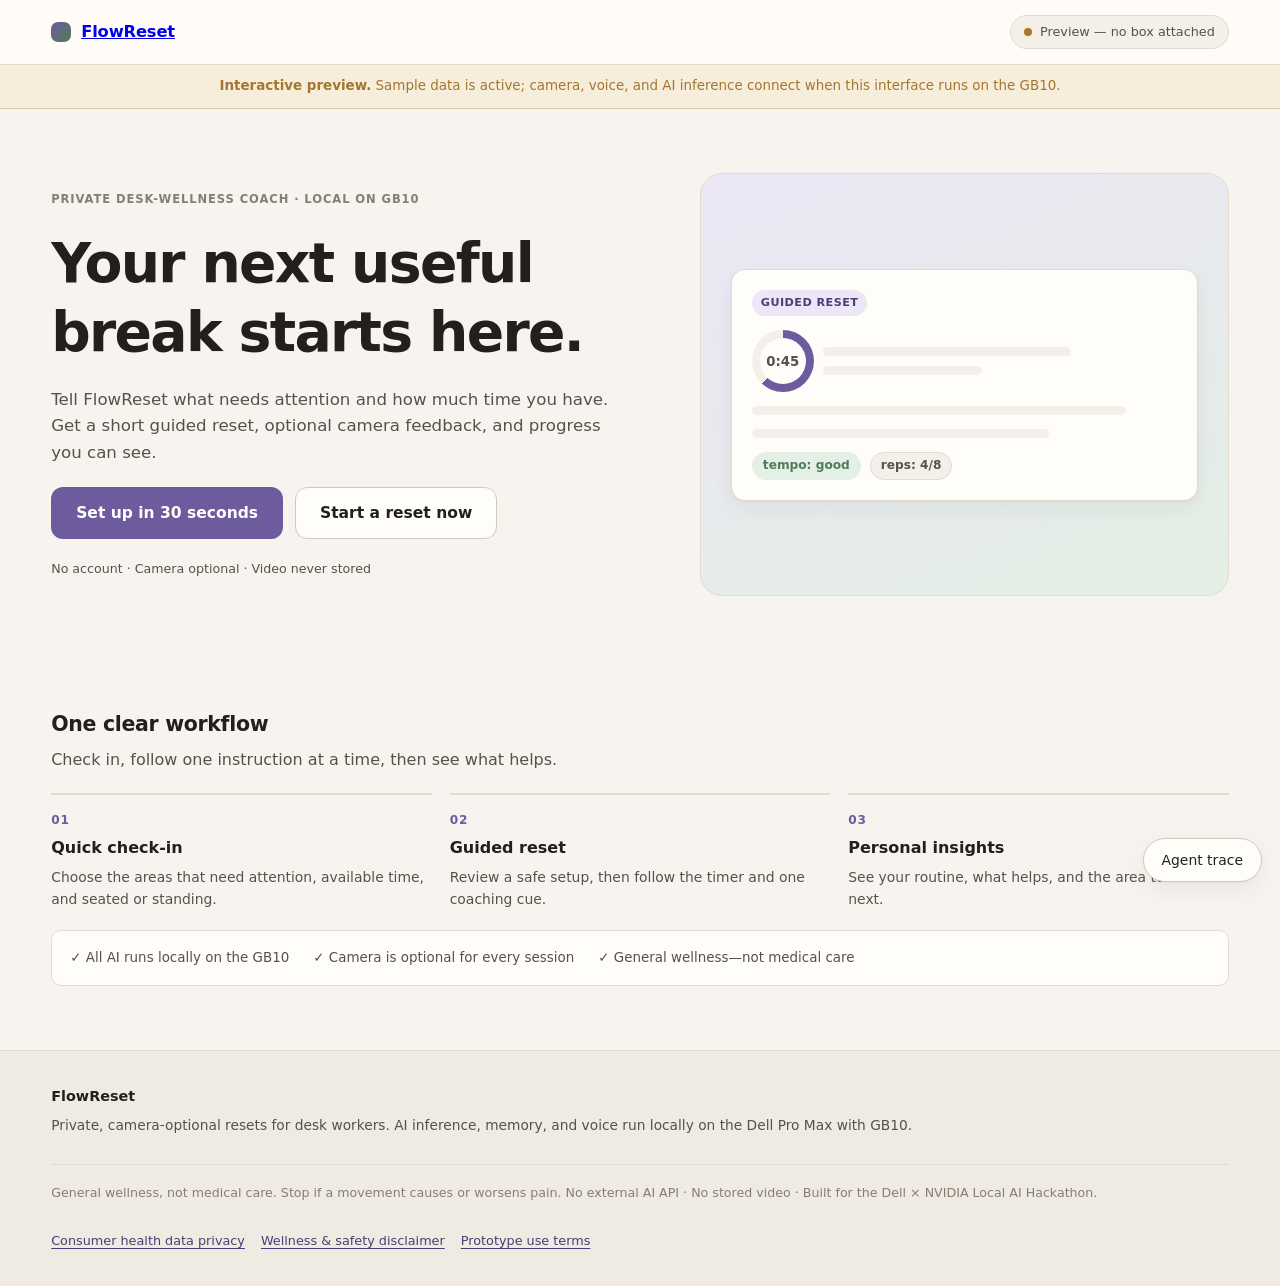
<file: ui/index.html>
<!doctype html>
<!-- FlowReset UI — lane 3.
     Pure renderer of `state` + `coach` messages from ws://<box>:8000/ws.
     No build step on purpose: the box shouldn't need node to serve this. -->
<html lang="en">
  <head>
    <meta charset="utf-8" />
    <meta name="viewport" content="width=device-width, initial-scale=1" />
    <title>FlowReset</title>
    <link rel="stylesheet" href="/ui/styles.css" />
    <link
      rel="icon"
      href="data:image/svg+xml,<svg xmlns='http://www.w3.org/2000/svg' viewBox='0 0 32 32'><text y='26' font-size='26'>🌿</text></svg>"
    />
  </head>
  <body>
    <div class="shell">
      <header class="topbar">
        <div class="topbar-inner">
          <a class="brand" href="#" id="brandHome">
            <span class="mark" aria-hidden="true"></span>
            <span class="wordmark">FlowReset</span>
          </a>

          <nav class="nav" id="nav" aria-label="Main"></nav>

          <div class="topbar-actions">
            <button class="settings-shortcut" id="settingsShortcut" type="button" aria-label="Open settings">
              Settings
            </button>
            <div class="status" id="localBadge" title="Where inference runs">
              <span class="dot" data-state="pending"></span>
              <span class="status-text">Checking local AI…</span>
            </div>
          </div>
        </div>
      </header>

      <main id="app" class="app" tabindex="-1"></main>

      <footer class="site-footer">
        <div class="inner">
          <div>
            <strong>FlowReset</strong>
            Private, camera-optional resets for desk workers. AI inference, memory,
            and voice run locally on the Dell Pro Max with GB10.
          </div>
          <p class="legal">
            General wellness, not medical care. Stop if a movement causes or worsens pain.
            No external AI API · No stored video · Built for the Dell × NVIDIA Local AI Hackathon.
          </p>
          <div class="footer-links" aria-label="Privacy and safety information">
            <button type="button" id="privacyShortcut">Consumer health data privacy</button>
            <button type="button" id="safetyShortcut">Wellness &amp; safety disclaimer</button>
            <button type="button" id="termsShortcut">Prototype use terms</button>
          </div>
        </div>
      </footer>

      <aside class="trace" id="trace" hidden aria-label="Local agent trace">
        <div class="trace-head">
          <strong>Local agent trace</strong>
          <button class="ghost" id="traceClose" aria-label="Hide trace">✕</button>
        </div>
        <p class="trace-sub">
          Every step below ran on this machine. Tool calls are real, not replayed.
        </p>
        <ol class="trace-list" id="traceList"></ol>
      </aside>

      <div class="toast-region" id="toastRegion" aria-live="polite" aria-atomic="true"></div>
    </div>

    <button class="trace-toggle" id="traceToggle" aria-expanded="false">
      Agent trace
    </button>

    <script type="module" src="/ui/app.js"></script>
  </body>
</html>
</file>
<file: ui/styles.css>
/* FlowReset — calm, warm, premium.
   Deliberately not hospital blue and not gym neon. Big controls, generous
   line height, reduced-motion respected, and nothing that reads as a score. */

:root {
  color-scheme: light dark;

  --bg: #f7f4ef;
  --bg-sunk: #efeae2;
  --surface: #fffdfa;
  --surface-2: #f4f0e9;
  --line: #e2dbd0;
  --line-strong: #d2c9ba;

  --ink: #22201d;
  --ink-2: #56514a;
  --ink-3: #857e74;

  --accent: #6d5b9e;
  --accent-soft: #ece7f6;
  --accent-ink: #4b3d75;

  --green: #4f7d5a;
  --green-soft: #e4efe5;
  --amber: #a4762f;
  --amber-soft: #f6edda;
  --rose: #9c5545;
  --rose-soft: #f7e7e2;

  --page: 1320px;
  --gutter: clamp(20px, 4vw, 56px);
  --radius: 16px;
  --radius-sm: 10px;
  --shadow: 0 1px 2px rgba(40, 34, 26, 0.05), 0 8px 24px rgba(40, 34, 26, 0.06);
  --font: "Inter", ui-sans-serif, system-ui, -apple-system, "Segoe UI", sans-serif;
}

@media (prefers-color-scheme: dark) {
  :root {
    --bg: #17161a;
    --bg-sunk: #121115;
    --surface: #201f24;
    --surface-2: #26252b;
    --line: #33313a;
    --line-strong: #443f4d;

    --ink: #f0ece6;
    --ink-2: #b9b3ab;
    --ink-3: #8a8379;

    --accent: #a996de;
    --accent-soft: #2b2740;
    --accent-ink: #c9bcf0;

    --green: #8fc09b;
    --green-soft: #1f2d23;
    --amber: #d8b071;
    --amber-soft: #2e2718;
    --rose: #d99a89;
    --rose-soft: #31211e;

    --shadow: 0 1px 2px rgba(0, 0, 0, 0.4), 0 10px 30px rgba(0, 0, 0, 0.3);
  }
}

* { box-sizing: border-box; }

body {
  margin: 0;
  font-family: var(--font);
  background: var(--bg);
  color: var(--ink);
  font-size: 16px;
  line-height: 1.6;
  -webkit-font-smoothing: antialiased;
}

h1, h2, h3 { line-height: 1.25; letter-spacing: -0.015em; margin: 0; }
h1 { font-size: clamp(1.7rem, 3.4vw, 2.4rem); font-weight: 620; }
h2 { font-size: 1.28rem; font-weight: 600; }
h3 { font-size: 1.02rem; font-weight: 600; }
p { margin: 0; }

button { font: inherit; cursor: pointer; }
:focus-visible { outline: 2.5px solid var(--accent); outline-offset: 3px; border-radius: 6px; }
/* #app is focused programmatically after each screen change so screen readers
   land on the new content; it should not draw a ring around the whole page. */
#app:focus, #app:focus-visible { outline: none; }

/* ─────────────────────────── layout ─────────────────────────── */

.shell { min-height: 100vh; display: flex; flex-direction: column; }

.topbar {
  border-bottom: 1px solid var(--line);
  background: color-mix(in srgb, var(--surface) 82%, transparent);
  backdrop-filter: blur(10px);
  position: sticky; top: 0; z-index: 20;
}
.topbar-inner {
  max-width: var(--page); margin: 0 auto;
  padding: 15px var(--gutter);
  display: flex; align-items: center; gap: 24px; flex-wrap: wrap;
}

.brand { display: flex; align-items: center; gap: 10px; font-weight: 640; letter-spacing: -0.01em; }
.mark {
  width: 20px; height: 20px; border-radius: 7px;
  background: linear-gradient(140deg, var(--accent), var(--green));
}
.wordmark { font-size: 1.02rem; }

.nav { display: flex; gap: 2px; margin-left: 8px; flex-wrap: wrap; }
.nav button {
  border: 0; background: transparent; color: var(--ink-2);
  padding: 7px 13px; border-radius: 999px; font-size: 0.9rem; font-weight: 500;
}
.nav button:hover { background: var(--surface-2); color: var(--ink); }
.nav button[aria-current="page"] { background: var(--accent-soft); color: var(--accent-ink); font-weight: 570; }
.nav button:disabled { opacity: 0.42; cursor: not-allowed; background: transparent; }

.topbar-actions { margin-left: auto; display: flex; align-items: center; gap: 10px; }
.settings-shortcut {
  border: 0; background: transparent; color: var(--ink-2);
  padding: 7px 12px; border-radius: 999px; font-size: 0.86rem;
}
.settings-shortcut:hover,
.settings-shortcut[aria-current="page"] { background: var(--surface-2); color: var(--ink); }
.settings-shortcut:disabled { opacity: 0.42; cursor: not-allowed; }
.settings-title { justify-content: space-between; }

.status {
  display: flex; align-items: center; gap: 8px;
  font-size: 0.8rem; color: var(--ink-2);
  background: var(--surface-2); border: 1px solid var(--line);
  padding: 6px 13px; border-radius: 999px; white-space: nowrap;
}
.dot { width: 8px; height: 8px; border-radius: 50%; background: var(--ink-3); flex: none; }
.dot[data-state="ok"] { background: var(--green); box-shadow: 0 0 0 3px var(--green-soft); }
.dot[data-state="warn"] { background: var(--amber); box-shadow: 0 0 0 3px var(--amber-soft); }
.dot[data-state="bad"] { background: var(--rose); box-shadow: 0 0 0 3px var(--rose-soft); }

.app {
  flex: 1; width: 100%; max-width: var(--page); margin: 0 auto;
  padding: clamp(28px, 3vw, 56px) var(--gutter) 96px;
}

/* Desktop-website scaffolding: full-bleed bands, a contained measure inside
   each, and a footer. Screens opt into `.section` / `.band` rather than every
   view re-inventing its own width. */

.app.bleed { padding: 0 var(--gutter) 0; max-width: var(--page); }
.app.bleed > div > .section { padding-inline: 0; }

.band { width: 100%; }
.band.sunk { background: var(--bg-sunk); border-block: 1px solid var(--line); }
.section { max-width: var(--page); margin: 0 auto; padding: clamp(40px, 5vw, 76px) var(--gutter); }
.measure { max-width: 68ch; }

.cols-2 { grid-template-columns: repeat(2, minmax(0, 1fr)); }
.cols-3 { grid-template-columns: repeat(3, minmax(0, 1fr)); }
.cols-4 { grid-template-columns: repeat(4, minmax(0, 1fr)); }
@media (max-width: 1080px) { .cols-3, .cols-4 { grid-template-columns: repeat(2, minmax(0, 1fr)); } }
@media (max-width: 720px) { .cols-2, .cols-3, .cols-4 { grid-template-columns: 1fr; } }

.dash-grid { display: grid; gap: 20px; grid-template-columns: minmax(0, 1.35fr) minmax(0, 1fr); align-items: start; }
@media (max-width: 980px) { .dash-grid { grid-template-columns: 1fr; } }

.site-footer {
  border-top: 1px solid var(--line); background: var(--bg-sunk);
  margin-top: auto;
}
.site-footer .inner {
  max-width: var(--page); margin: 0 auto; padding: 34px var(--gutter);
  display: flex; gap: 28px; flex-wrap: wrap; align-items: flex-start;
  color: var(--ink-2); font-size: 0.86rem;
}
.site-footer .inner > * { flex: 1 1 220px; }
.site-footer strong { color: var(--ink); display: block; margin-bottom: 6px; font-size: 0.9rem; }
.site-footer .legal { flex-basis: 100%; border-top: 1px solid var(--line); padding-top: 18px;
                      color: var(--ink-3); font-size: 0.79rem; }
.footer-links { flex-basis: 100%; display: flex; gap: 16px; flex-wrap: wrap; }
.footer-links button {
  border: 0; padding: 0; background: transparent; color: var(--accent-ink);
  text-decoration: underline; text-underline-offset: 3px; font-size: 0.8rem;
}

/* ─────────────────────────── primitives ─────────────────────────── */

.card {
  background: var(--surface); border: 1px solid var(--line);
  border-radius: var(--radius); padding: clamp(18px, 2.6vw, 26px);
  box-shadow: var(--shadow);
}

.stack { display: flex; flex-direction: column; gap: 20px; }
.stack-sm { display: flex; flex-direction: column; gap: 10px; }
.row { display: flex; gap: 12px; align-items: center; flex-wrap: wrap; }
.grid { display: grid; gap: 16px; }
.muted { color: var(--ink-2); }
.small { font-size: 0.87rem; }
.tiny { font-size: 0.79rem; }

.btn {
  border: 1px solid transparent; background: var(--accent); color: #fff;
  padding: 13px 24px; border-radius: 12px; font-weight: 560; font-size: 0.97rem;
  transition: transform 0.12s ease, filter 0.12s ease;
}
.btn:hover { filter: brightness(1.07); }
.btn:active { transform: translateY(1px); }
.btn.secondary { background: var(--surface); color: var(--ink); border-color: var(--line-strong); }
.btn.secondary:hover { background: var(--surface-2); filter: none; }
.btn.subtle { background: transparent; color: var(--ink-2); border-color: transparent; padding: 10px 14px; }
.btn.subtle:hover { background: var(--surface-2); color: var(--ink); }
.btn:disabled { opacity: 0.45; cursor: not-allowed; }
.btn.wide { width: 100%; justify-content: center; }

.ghost { border: 0; background: transparent; color: var(--ink-3); padding: 4px 8px; border-radius: 6px; }
.ghost:hover { background: var(--surface-2); color: var(--ink); }

.chip {
  border: 1px solid var(--line-strong); background: var(--surface);
  color: var(--ink-2); padding: 9px 16px; border-radius: 999px;
  font-size: 0.9rem; font-weight: 500;
}
.chip[aria-pressed="true"] {
  background: var(--accent-soft); border-color: color-mix(in srgb, var(--accent) 45%, transparent);
  color: var(--accent-ink); font-weight: 570;
}

.pill {
  display: inline-flex; align-items: center; gap: 6px;
  font-size: 0.76rem; font-weight: 560; padding: 3px 10px; border-radius: 999px;
  background: var(--surface-2); color: var(--ink-2); border: 1px solid var(--line);
}
.pill.good { background: var(--green-soft); color: var(--green); border-color: transparent; }
.pill.warn { background: var(--amber-soft); color: var(--amber); border-color: transparent; }
.pill.info { background: var(--accent-soft); color: var(--accent-ink); border-color: transparent; }

.eyebrow {
  text-transform: uppercase; letter-spacing: 0.08em;
  font-size: 0.72rem; font-weight: 640; color: var(--ink-3);
}

textarea, input[type="text"], select {
  font: inherit; width: 100%; padding: 14px 16px;
  border: 1px solid var(--line-strong); border-radius: 12px;
  background: var(--surface); color: var(--ink); resize: vertical;
}
textarea::placeholder { color: var(--ink-3); }

/* ─────────────────────────── screens ─────────────────────────── */

.hero-lede { font-size: 1.09rem; color: var(--ink-2); max-width: 60ch; }

/* landing page */

.hero {
  display: grid; grid-template-columns: minmax(0, 1.05fr) minmax(0, 0.95fr);
  gap: clamp(32px, 5vw, 72px); align-items: center;
  padding: clamp(38px, 5vw, 84px) 0 clamp(30px, 4vw, 64px);
}
@media (max-width: 940px) { .hero { grid-template-columns: 1fr; } }

.hero h1 { font-size: clamp(2.1rem, 4.4vw, 3.45rem); font-weight: 600; letter-spacing: -0.03em; }
.hero .lede { font-size: clamp(1.02rem, 1.3vw, 1.19rem); color: var(--ink-2); max-width: 54ch; }

.hero-art {
  position: relative; border-radius: 22px; overflow: hidden;
  background: linear-gradient(155deg, var(--accent-soft), var(--green-soft));
  border: 1px solid var(--line); aspect-ratio: 5 / 4;
  display: grid; place-items: center; padding: 30px;
}
.hero-art .mock {
  width: 100%; background: var(--surface); border: 1px solid var(--line);
  border-radius: 14px; box-shadow: var(--shadow); padding: 20px; display: grid; gap: 14px;
}
.hero-art .mock-row { display: flex; gap: 9px; align-items: center; }
.hero-art .mock-ring {
  width: 62px; height: 62px; border-radius: 50%; flex: none;
  background: conic-gradient(var(--accent) 0 62%, var(--surface-2) 62% 100%);
  display: grid; place-items: center;
}
.hero-art .mock-ring i {
  width: 46px; height: 46px; border-radius: 50%; background: var(--surface);
  display: grid; place-items: center; font-style: normal; font-size: 0.83rem;
  font-weight: 570; color: var(--ink-2);
}
.hero-art .skel { height: 9px; border-radius: 5px; background: var(--surface-2); }
.hero-art .skel.w70 { width: 70%; } .hero-art .skel.w45 { width: 45%; } .hero-art .skel.w88 { width: 88%; }
.hero-art .tag {
  font-size: 0.7rem; font-weight: 620; letter-spacing: 0.04em; text-transform: uppercase;
  color: var(--accent-ink); background: var(--accent-soft); padding: 4px 9px; border-radius: 999px;
}

.feature { display: grid; gap: 9px; }
.feature .ic {
  width: 38px; height: 38px; border-radius: 11px; display: grid; place-items: center;
  background: var(--accent-soft); font-size: 1.1rem; margin-bottom: 3px;
}

.steps-flow { counter-reset: s; display: grid; gap: 18px; }
.steps-flow .step { display: grid; gap: 5px; padding-top: 16px; border-top: 2px solid var(--line); }
.steps-flow .step::before {
  counter-increment: s; content: "0" counter(s);
  font-size: 0.76rem; font-weight: 660; letter-spacing: 0.06em; color: var(--accent);
}

.welcome-trust {
  display: flex; gap: 12px 24px; flex-wrap: wrap;
  padding: 16px 18px; color: var(--ink-2);
  background: var(--surface); border: 1px solid var(--line); border-radius: var(--radius-sm);
  font-size: 0.84rem;
}

.cta-band { display: flex; gap: 24px; align-items: center; justify-content: space-between; flex-wrap: wrap; }

.privacy-list { display: grid; gap: 14px; padding: 0; margin: 0; list-style: none; }
.privacy-list li { display: flex; gap: 13px; align-items: flex-start; }
.privacy-list .ico {
  width: 30px; height: 30px; border-radius: 9px; flex: none;
  display: grid; place-items: center; background: var(--accent-soft); font-size: 0.95rem;
}

.symptom-grid { grid-template-columns: repeat(auto-fit, minmax(190px, 1fr)); }
.symptom {
  position: relative;
  text-align: left; border: 1px solid var(--line); background: var(--surface);
  border-radius: var(--radius); padding: 18px; display: grid; gap: 6px;
  transition: border-color 0.15s ease, transform 0.15s ease;
}
.symptom:hover { border-color: var(--accent); transform: translateY(-2px); }
.symptom[aria-pressed="true"] {
  border-color: var(--accent);
  background: var(--accent-soft);
  box-shadow: 0 0 0 2px color-mix(in srgb, var(--accent) 14%, transparent);
}
.symptom .glyph { font-size: 1.4rem; }
.symptom strong { font-weight: 570; }
.selected-check {
  position: absolute; right: 12px; top: 12px;
  width: 22px; height: 22px; border-radius: 50%;
  display: none; place-items: center;
  background: var(--accent); color: #fff; font-size: 0.75rem; font-weight: 700;
}
.symptom[aria-pressed="true"] .selected-check { display: grid; }

.flow-heading {
  display: flex; align-items: end; justify-content: space-between;
  gap: 24px; flex-wrap: wrap;
}
.privacy-chip {
  display: inline-flex; align-items: center; gap: 8px;
  border: 1px solid var(--line); background: var(--green-soft); color: var(--green);
  padding: 8px 13px; border-radius: 999px; font-size: 0.8rem; font-weight: 560;
}
.privacy-chip span { font-size: 0.65rem; }
.reset-builder {
  display: grid; grid-template-columns: minmax(0, 1.55fr) minmax(300px, 0.75fr);
  gap: 20px; align-items: start;
}
.reset-options { position: sticky; top: 92px; box-shadow: none; }
.flow-step { display: flex; align-items: flex-start; gap: 12px; }
.step-number {
  width: 28px; height: 28px; flex: none; border-radius: 50%;
  display: grid; place-items: center;
  background: var(--accent-soft); color: var(--accent-ink);
  font-size: 0.8rem; font-weight: 680;
}
.flow-step h2 { margin-top: 2px; }
.or {
  display: flex; align-items: center; gap: 12px;
  color: var(--ink-3); font-size: 0.76rem; text-transform: uppercase;
  letter-spacing: 0.06em;
}
.or::before, .or::after { content: ""; height: 1px; flex: 1; background: var(--line); }
.selection-summary {
  display: grid; gap: 4px; padding: 14px 15px;
  background: var(--surface-2); border: 1px solid var(--line);
  border-radius: var(--radius-sm);
}
.trust-row {
  display: flex; gap: 12px 24px; flex-wrap: wrap;
  color: var(--ink-2); font-size: 0.82rem;
}
@media (max-width: 900px) {
  .reset-builder { grid-template-columns: 1fr; }
  .reset-options { position: static; }
}

.option-grid { grid-template-columns: repeat(auto-fit, minmax(210px, 1fr)); }
.option {
  text-align: left; border: 1px solid var(--line); background: var(--surface);
  border-radius: var(--radius-sm); padding: 15px 17px; display: grid; gap: 3px;
}
.option[aria-pressed="true"] {
  border-color: var(--accent); background: var(--accent-soft); color: var(--accent-ink);
}

.plan-moves { display: grid; gap: 8px; padding: 0; margin: 0; list-style: none; counter-reset: m; }
.plan-moves li {
  display: flex; gap: 13px; align-items: center;
  padding: 12px 15px; background: var(--surface-2);
  border-radius: var(--radius-sm); border: 1px solid var(--line);
}
.plan-moves li::before {
  counter-increment: m; content: counter(m);
  width: 24px; height: 24px; flex: none; border-radius: 50%;
  background: var(--surface); border: 1px solid var(--line-strong);
  display: grid; place-items: center; font-size: 0.76rem; font-weight: 620; color: var(--ink-2);
}
.plan-moves .dur { margin-left: auto; color: var(--ink-3); font-size: 0.83rem; }

.why { background: var(--accent-soft); border-radius: var(--radius-sm); padding: 14px 18px; }
.why summary {
  cursor: pointer; color: var(--accent-ink);
  display: flex; align-items: center; justify-content: space-between; gap: 12px;
}
.why summary::marker { color: var(--accent); }
.why summary .tiny { color: var(--ink-2); font-weight: 400; }
.why ul { margin: 8px 0 0; padding-left: 18px; display: grid; gap: 5px; }
.why li { color: var(--accent-ink); font-size: 0.9rem; }
.why-boundary { color: var(--ink-2); border-top: 1px solid var(--line); margin-top: 12px; padding-top: 10px; }
.why-rationale { color: var(--accent-ink); margin-top: 12px; }
.source-list { display: grid; gap: 7px; margin-top: 12px; }
.source-list a {
  display: grid; gap: 1px; color: var(--ink); text-decoration: none;
  padding: 9px 11px; border-radius: 9px; background: var(--surface);
  border: 1px solid var(--line);
}
.source-list a:hover { border-color: var(--accent); }
.source-list a span { color: var(--ink-3); font-size: 0.72rem; }
.source-list a strong { font-size: 0.82rem; font-weight: 560; }

.video-ai-plan {
  display: grid; gap: 11px; padding: 18px;
  border: 1px solid color-mix(in srgb, var(--green) 36%, var(--line));
  background: linear-gradient(135deg, var(--green-soft), var(--surface));
  border-radius: var(--radius-sm);
}
.video-ai-head { display: flex; align-items: center; justify-content: space-between; gap: 16px; }
.check-grid { display: grid; grid-template-columns: repeat(2, minmax(0, 1fr)); gap: 8px; }
.check-grid span {
  display: flex; gap: 8px; align-items: center; padding: 8px 10px;
  background: color-mix(in srgb, var(--surface) 76%, transparent);
  border-radius: 8px; font-size: 0.82rem; color: var(--ink-2);
}
.check-grid i { color: var(--green); font-style: normal; font-weight: 700; }
@media (max-width: 680px) { .check-grid { grid-template-columns: 1fr; } }

.session-guide {
  display: grid; gap: 16px; padding: 20px;
  border: 1px solid var(--line); background: var(--surface-2);
  border-radius: var(--radius-sm);
}
.ready-list {
  list-style: none; padding: 0; margin: 0;
  display: grid; grid-template-columns: repeat(3, minmax(0, 1fr)); gap: 10px;
}
.ready-list li {
  display: grid; gap: 4px; padding: 13px;
  background: var(--surface); border: 1px solid var(--line); border-radius: 9px;
}
.ready-list li::before { content: "✓"; color: var(--green); font-weight: 700; }
.ready-list span { color: var(--ink-2); font-size: 0.8rem; }
.camera-details { border-top: 1px solid var(--line); padding-top: 11px; }
.camera-details summary { cursor: pointer; font-size: 0.86rem; font-weight: 570; }
.camera-details p { margin-top: 8px; }
.camera-consent {
  padding: 12px 14px; border-radius: 9px; border: 1px solid var(--line);
  background: var(--surface); color: var(--ink-2);
}
.camera-consent strong { color: var(--ink); }
@media (max-width: 760px) { .ready-list { grid-template-columns: 1fr; } }

.coach-mode-picker {
  display: grid; gap: 11px; min-width: 0; margin: 0; padding: 0;
  border: 0;
}
.coach-mode-picker legend {
  display: grid; gap: 2px; width: 100%; margin-bottom: 10px;
}
.coach-mode-options {
  display: grid; grid-template-columns: repeat(2, minmax(0, 1fr)); gap: 10px;
}
.coach-mode {
  display: grid; gap: 5px; text-align: left; padding: 15px;
  color: var(--ink); background: var(--surface);
  border: 1px solid var(--line); border-radius: 12px;
}
.coach-mode:hover { border-color: var(--line-strong); }
.coach-mode[aria-pressed="true"] {
  border-color: var(--accent);
  background: color-mix(in srgb, var(--accent-soft) 72%, var(--surface));
  box-shadow: inset 0 0 0 1px var(--accent);
}
.coach-mode > span:not(.mode-heading),
.coach-mode small { color: var(--ink-2); }
.mode-heading { display: flex; justify-content: space-between; align-items: center; gap: 10px; }
.plan-tag {
  padding: 2px 8px; border-radius: 999px; background: var(--surface-2);
  color: var(--ink-2); font-size: 0.68rem; font-weight: 650;
  letter-spacing: 0.04em; text-transform: uppercase;
}
.plan-tag.premium { background: var(--accent); color: white; }
@media (max-width: 760px) { .coach-mode-options { grid-template-columns: 1fr; } }

/* guided session */

.session { display: grid; gap: 20px; grid-template-columns: minmax(0, 1.1fr) minmax(0, 1fr); align-items: start; }
@media (max-width: 860px) { .session { grid-template-columns: 1fr; } }

.timer-card { display: grid; gap: 18px; place-items: center; text-align: center; padding: 30px 24px; }
.ring { position: relative; width: 200px; height: 200px; }
.ring svg { transform: rotate(-90deg); width: 100%; height: 100%; }
.ring .track { stroke: var(--surface-2); }
.ring .fill { stroke: var(--accent); stroke-linecap: round; transition: stroke-dashoffset 0.95s linear; }
.ring .label {
  position: absolute; inset: 0; display: grid; place-items: center;
  font-size: 2.6rem; font-weight: 300; font-variant-numeric: tabular-nums; letter-spacing: -0.03em;
}
.move-name { font-size: 1.22rem; font-weight: 580; }
.move-cue { color: var(--ink-2); max-width: 40ch; }

.chip-btn {
  background: var(--surface-2, transparent); color: var(--ink-2);
  border: 1px solid var(--line, #363242); border-radius: 999px;
  padding: 6px 14px; font-size: 13px; cursor: pointer;
}
.chip-btn:hover { border-color: var(--accent); color: var(--ink); }
.voice-coach {
  display: grid; gap: 14px; padding: 17px;
  border: 1px solid var(--line); border-radius: var(--radius);
  background: var(--surface);
}
.voice-coach[data-enabled="true"] {
  border-color: color-mix(in srgb, var(--accent) 48%, var(--line));
  background: linear-gradient(145deg, var(--surface), var(--accent-soft));
}
.voice-coach-head {
  display: flex; justify-content: space-between; align-items: center; gap: 18px;
}
.voice-coach-head h2 { margin-top: 2px; font-size: 1.05rem; }
.voice-off-note { display: grid; gap: 2px; padding-top: 12px; border-top: 1px solid var(--line); }
.voice-conversation { display: grid; gap: 12px; }
.voice-presence {
  display: flex; gap: 11px; align-items: center; padding: 10px 12px;
  background: color-mix(in srgb, var(--surface) 80%, transparent);
  border: 1px solid var(--line); border-radius: 10px;
}
.voice-presence > div { display: grid; }
.voice-orb {
  width: 34px; height: 34px; flex: none; border-radius: 50%;
  background: radial-gradient(circle at 34% 30%, #fff 0 8%, var(--accent) 10% 48%, var(--green) 100%);
  box-shadow: 0 0 0 5px color-mix(in srgb, var(--accent) 12%, transparent);
}
.voice-coach[data-enabled="true"] .voice-orb { animation: coach-breathe 2.2s ease-in-out infinite; }
@keyframes coach-breathe {
  50% { transform: scale(1.07); box-shadow: 0 0 0 8px color-mix(in srgb, var(--accent) 8%, transparent); }
}
.conversation-log {
  display: grid; gap: 8px; max-height: 210px; overflow-y: auto;
}
.conversation-message {
  display: grid; gap: 2px; max-width: 88%; padding: 9px 11px;
  border-radius: 10px; background: var(--surface); border: 1px solid var(--line);
}
.conversation-message[data-role="you"] {
  justify-self: end; background: var(--accent); border-color: var(--accent); color: white;
}
.conversation-message > span { font-size: 0.68rem; font-weight: 650; text-transform: uppercase; letter-spacing: 0.04em; opacity: 0.72; }
.conversation-message p { font-size: 0.84rem; }
.voice-suggestions { display: flex; flex-wrap: wrap; gap: 7px; }
.coach-question { display: grid; grid-template-columns: minmax(0, 1fr) auto auto; gap: 8px; }
.coach-question .btn { white-space: nowrap; padding-inline: 13px; }
.coach-question button:disabled { cursor: not-allowed; opacity: 0.58; }
.sr-only {
  position: absolute; width: 1px; height: 1px; padding: 0; margin: -1px;
  overflow: hidden; clip: rect(0, 0, 0, 0); white-space: nowrap; border: 0;
}
@media (max-width: 680px) {
  .voice-coach-head { align-items: flex-start; }
  .coach-question { grid-template-columns: 1fr auto; }
  .coach-question input { grid-column: 1 / -1; }
}
.move-muscles {
  color: var(--ink-3, var(--ink-2)); font-size: 13px; letter-spacing: .02em;
  margin-top: 6px; text-transform: lowercase;
}

.movement-guide-card {
  display: grid; gap: 14px; padding: 18px;
  border: 1px solid color-mix(in srgb, var(--accent) 22%, var(--line));
  border-radius: var(--radius);
  background: linear-gradient(145deg, var(--surface), var(--accent-soft));
}
.movement-guide-head {
  display: flex; justify-content: space-between; align-items: flex-start; gap: 16px;
}
.movement-guide-head h2 { margin-top: 2px; font-size: 1.05rem; }
.movement-guide-stage {
  min-height: 250px; display: grid; place-items: center;
  overflow: hidden; border: 1px solid color-mix(in srgb, var(--accent) 18%, var(--line));
  border-radius: 12px; background: color-mix(in srgb, var(--surface) 78%, transparent);
}
.movement-figure {
  width: min(100%, 360px); color: var(--accent);
  filter: drop-shadow(0 10px 18px color-mix(in srgb, var(--accent) 12%, transparent));
}
.movement-figure svg { width: 100%; height: auto; display: block; overflow: visible; }
.movement-figure path,
.movement-figure circle,
.movement-figure ellipse {
  vector-effect: non-scaling-stroke;
  transform-box: fill-box;
}
.guide-body path, .guide-head, .guide-eye-line, .guide-palms path,
.guide-chair, .guide-eight {
  fill: none; stroke: currentColor; stroke-width: 5; stroke-linecap: round; stroke-linejoin: round;
}
.guide-joint { fill: currentColor; stroke: none; }
.guide-breath { fill: var(--accent-soft); stroke: currentColor; stroke-width: 2; opacity: 0.18; }
.guide-chair { color: var(--ink-3); stroke-width: 3; opacity: 0.52; }
.guide-floor { fill: none; stroke: var(--line-strong); stroke-width: 3; stroke-linecap: round; }
.guide-direction {
  fill: none; stroke: var(--green); stroke-width: 3; stroke-linecap: round;
  stroke-dasharray: 6 8; opacity: 0.72;
}
.guide-eye-line { fill: var(--accent-soft); }
.guide-pupil { fill: currentColor; stroke: none; }
.guide-eight { stroke: var(--green); stroke-width: 3; stroke-dasharray: 9 8; opacity: 0.78; }
.movement-guide-copy {
  display: grid; grid-template-columns: 54px minmax(0, 1fr);
  gap: 6px 12px; padding-top: 2px;
}
.movement-guide-copy span {
  color: var(--accent-ink); font-size: 0.7rem; font-weight: 650;
  text-transform: uppercase; letter-spacing: 0.06em;
}
.movement-guide-copy p { color: var(--ink-2); font-size: 0.84rem; line-height: 1.45; }

/* Move-specific motion. The guide changes pose and animation with every
   approved routine; it does not claim to be a camera-derived evaluation. */
.movement-figure .guide-head,
.movement-figure .guide-upper,
.movement-figure .guide-lower,
.movement-figure .guide-arm,
.movement-figure .guide-leg,
.movement-figure .guide-shoulder-left,
.movement-figure .guide-shoulder-right,
.movement-figure .guide-hip-left,
.movement-figure .guide-hip-right,
.movement-figure .guide-breath,
.movement-figure .guide-pupil,
.movement-figure .guide-palms {
  transform-origin: center;
}

.motion-neck-tilt .guide-head { transform-origin: 50% 100%; animation: guide-neck-tilt 2.6s ease-in-out infinite; }
.motion-trap-stretch .guide-head { transform-origin: 50% 100%; animation: guide-trap-head 3s ease-in-out infinite; }
.motion-trap-stretch .guide-arm-right { transform-origin: 50% 0%; animation: guide-arm-anchor 3s ease-in-out infinite; }
.motion-shoulder-roll .guide-shoulder-left,
.motion-shoulder-roll .guide-shoulder-right { animation: guide-shoulder-dot 2s ease-in-out infinite; }
.motion-shoulder-roll .guide-arm-left,
.motion-shoulder-roll .guide-arm-right { animation: guide-shoulder-arm 2s ease-in-out infinite; }
.motion-chest-open .guide-arm-left { transform-origin: 100% 0%; animation: guide-open-left 2.7s ease-in-out infinite; }
.motion-chest-open .guide-arm-right { transform-origin: 0% 0%; animation: guide-open-right 2.7s ease-in-out infinite; }
.motion-chest-open .guide-shoulders { animation: guide-chest 2.7s ease-in-out infinite; }
.motion-y-raise .guide-arm-left { transform-origin: 100% 0%; animation: guide-y-left 2.7s ease-in-out infinite; }
.motion-y-raise .guide-arm-right { transform-origin: 0% 0%; animation: guide-y-right 2.7s ease-in-out infinite; }
.motion-chin-tuck .guide-head { animation: guide-chin 2.2s ease-in-out infinite; }
.motion-seated-twist .guide-upper { transform-origin: 50% 92%; animation: guide-twist 2.8s ease-in-out infinite; }
.motion-cat-cow .guide-upper { transform-origin: 50% 100%; animation: guide-cat-cow 3s ease-in-out infinite; }
.motion-lunge .guide-body { animation: guide-lunge-drop 2.8s ease-in-out infinite; }
.motion-lunge .guide-leg-left { transform-origin: 50% 0%; transform: rotate(18deg) translateX(-6px); }
.motion-lunge .guide-leg-right { transform-origin: 50% 0%; transform: rotate(-31deg) translateX(7px); }
.motion-forward-fold .guide-upper { transform-origin: 50% 100%; animation: guide-fold 3.2s ease-in-out infinite; }
.motion-wrist-stretch .guide-arm-right { transform-origin: 0% 0%; animation: guide-wrist 2.4s ease-in-out infinite; }
.motion-prayer .guide-arm-left { transform-origin: 100% 0%; animation: guide-prayer-left 2.4s ease-in-out infinite; }
.motion-prayer .guide-arm-right { transform-origin: 0% 0%; animation: guide-prayer-right 2.4s ease-in-out infinite; }
.motion-finger-fan .guide-arm-left,
.motion-finger-fan .guide-arm-right { animation: guide-finger-fan 1.5s ease-in-out infinite; }
.motion-distance-gaze .guide-pupil { animation: guide-distance-gaze 3.2s ease-in-out infinite; }
.motion-eye-eight .guide-pupil { offset-path: path("M84 104 C84 68 132 68 140 104 C148 140 196 140 196 104 C196 68 148 68 140 104 C132 140 84 140 84 104"); animation: guide-eye-eight 4s linear infinite; }
.motion-palming .guide-palms { animation: guide-palming 2.7s ease-in-out infinite; }
.motion-breathing .guide-breath { animation: guide-breathe 4s ease-in-out infinite; }
.motion-glute-squeeze .guide-hip-left,
.motion-glute-squeeze .guide-hip-right { animation: guide-glute 2s ease-in-out infinite; }
.motion-figure-four .guide-leg-right { transform-origin: 50% 0%; animation: guide-figure-four 2.8s ease-in-out infinite; }
.motion-hip-circles .guide-lower { transform-origin: 50% 18%; animation: guide-hip-circle 2.8s ease-in-out infinite; }
.motion-squat .guide-body { animation: guide-squat 2.8s ease-in-out infinite; }
.motion-squat .guide-leg-left { transform-origin: 50% 0%; animation: guide-squat-left 2.8s ease-in-out infinite; }
.motion-squat .guide-leg-right { transform-origin: 50% 0%; animation: guide-squat-right 2.8s ease-in-out infinite; }
.motion-calf-raise .guide-body { animation: guide-calf-raise 2.2s ease-in-out infinite; }
.motion-hip-hinge .guide-upper { transform-origin: 50% 100%; animation: guide-hinge 2.8s ease-in-out infinite; }

@keyframes guide-neck-tilt { 0%, 15% { transform: rotate(0); } 45%, 75% { transform: rotate(18deg); } 100% { transform: rotate(0); } }
@keyframes guide-trap-head { 0%, 15% { transform: rotate(0); } 45%, 75% { transform: rotate(-18deg); } 100% { transform: rotate(0); } }
@keyframes guide-arm-anchor { 0%, 15%, 100% { transform: translateY(0); } 45%, 75% { transform: translateY(10px); } }
@keyframes guide-shoulder-dot { 0%, 100% { transform: translateY(0); } 30% { transform: translateY(-12px); } 65% { transform: translate(5px, 4px); } }
@keyframes guide-shoulder-arm { 0%, 100% { transform: translateY(0); } 30% { transform: translateY(-8px); } 65% { transform: translateY(5px); } }
@keyframes guide-open-left { 0%, 100% { transform: rotate(0); } 50% { transform: rotate(25deg) translateX(-7px); } }
@keyframes guide-open-right { 0%, 100% { transform: rotate(0); } 50% { transform: rotate(-25deg) translateX(7px); } }
@keyframes guide-chest { 0%, 100% { transform: scaleX(1); } 50% { transform: scaleX(1.18); } }
@keyframes guide-y-left { 0%, 100% { transform: rotate(0); } 50%, 72% { transform: rotate(145deg) translate(-7px, -5px); } }
@keyframes guide-y-right { 0%, 100% { transform: rotate(0); } 50%, 72% { transform: rotate(-145deg) translate(7px, -5px); } }
@keyframes guide-chin { 0%, 100% { transform: translateX(7px); } 50% { transform: translateX(-7px); } }
@keyframes guide-twist { 0%, 100% { transform: skewX(0) scaleX(1); } 50% { transform: skewX(-11deg) scaleX(.82); } }
@keyframes guide-cat-cow { 0%, 100% { transform: skewX(0) scaleY(1); } 50% { transform: skewX(8deg) scaleY(.88) translateY(9px); } }
@keyframes guide-lunge-drop { 0%, 100% { transform: translateY(-5px); } 50% { transform: translateY(16px); } }
@keyframes guide-fold { 0%, 15%, 100% { transform: rotate(0); } 55%, 75% { transform: rotate(58deg); } }
@keyframes guide-wrist { 0%, 100% { transform: rotate(0); } 50% { transform: rotate(-48deg) translate(9px, -9px); } }
@keyframes guide-prayer-left { 0%, 100% { transform: rotate(0); } 50% { transform: rotate(-35deg) translate(14px, -8px); } }
@keyframes guide-prayer-right { 0%, 100% { transform: rotate(0); } 50% { transform: rotate(35deg) translate(-14px, -8px); } }
@keyframes guide-finger-fan { 0%, 100% { stroke-width: 5; } 50% { stroke-width: 9; transform: scaleX(1.05); } }
@keyframes guide-distance-gaze { 0%, 20% { transform: translateX(-48px); } 65%, 100% { transform: translateX(58px); } }
@keyframes guide-eye-eight { to { offset-distance: 100%; } }
@keyframes guide-palming { 0%, 100% { transform: translateY(18px) scale(.9); opacity: .58; } 45%, 75% { transform: translateY(-8px) scale(1); opacity: 1; } }
@keyframes guide-breathe { 0%, 100% { transform: scale(.82); opacity: .15; } 50% { transform: scale(1.28); opacity: .42; } }
@keyframes guide-glute { 0%, 100% { transform: scale(1); } 50% { transform: scale(1.65); } }
@keyframes guide-figure-four { 0%, 100% { transform: rotate(0); } 50%, 75% { transform: rotate(73deg) translate(20px, -12px); } }
@keyframes guide-hip-circle { 0%, 100% { transform: translate(0, 0); } 25% { transform: translate(10px, -3px); } 50% { transform: translate(0, 7px); } 75% { transform: translate(-10px, -3px); } }
@keyframes guide-squat { 0%, 100% { transform: translateY(-4px); } 50% { transform: translateY(28px); } }
@keyframes guide-squat-left { 0%, 100% { transform: rotate(0); } 50% { transform: rotate(22deg); } }
@keyframes guide-squat-right { 0%, 100% { transform: rotate(0); } 50% { transform: rotate(-22deg); } }
@keyframes guide-calf-raise { 0%, 20%, 100% { transform: translateY(0); } 50%, 72% { transform: translateY(-16px); } }
@keyframes guide-hinge { 0%, 100% { transform: rotate(0); } 50%, 72% { transform: rotate(38deg); } }

.camera-toolbar {
  display: flex; justify-content: space-between; align-items: center; gap: 16px;
  padding: 12px 14px; background: var(--surface); border: 1px solid var(--line);
  border-radius: var(--radius-sm);
}
.camera-toolbar > div { display: grid; gap: 1px; }
.camera-toolbar strong { font-size: 0.86rem; }
.camera-toolbar span { color: var(--ink-2); font-size: 0.77rem; }
.camera-toolbar .btn { padding: 8px 13px; font-size: 0.82rem; white-space: nowrap; }
.camera-help { margin-top: -10px; }
.camera-help-error {
  color: var(--rose); padding: 9px 11px; margin-top: -8px;
  border-radius: 8px; border: 1px solid color-mix(in srgb, var(--rose) 30%, var(--line));
  background: var(--rose-soft);
}

.cue-banner {
  background: var(--accent-soft); color: var(--accent-ink);
  border-radius: var(--radius-sm); padding: 14px 18px; font-weight: 520;
  min-height: 54px; display: flex; align-items: center; gap: 10px;
}
.cue-banner:empty { display: none; }
.video-status {
  display: flex; gap: 11px; align-items: center;
  border: 1px solid var(--line); border-radius: var(--radius-sm);
  background: var(--surface); padding: 12px 14px;
}
.video-status > div { display: grid; gap: 1px; }
.video-status strong { font-size: 0.85rem; }
.video-status span:not(.video-status-dot) { color: var(--ink-2); font-size: 0.78rem; }
.video-status-dot {
  width: 10px; height: 10px; flex: none; border-radius: 50%;
  background: var(--ink-3); box-shadow: 0 0 0 4px var(--surface-2);
}
.video-status[data-state="ready"] .video-status-dot { background: var(--green); box-shadow: 0 0 0 4px var(--green-soft); }
.video-status[data-state="adjust"] .video-status-dot,
.video-status[data-state="reframe"] .video-status-dot,
.video-status[data-state="scanning"] .video-status-dot { background: var(--amber); box-shadow: 0 0 0 4px var(--amber-soft); }
/* holding: framed correctly, still counting down to ready. Pulsing green
   reads as "nearly there" where a static amber reads as "still wrong". */
.video-status[data-state="holding"] .video-status-dot {
  background: var(--green); box-shadow: 0 0 0 4px var(--green-soft);
  animation: framePulse 0.9s ease-in-out infinite;
}
@keyframes framePulse { 50% { opacity: 0.35; } }

.frame-go {
  width: 100%; transition: background 0.2s, color 0.2s, border-color 0.2s;
}
.frame-go[disabled] {
  background: transparent; color: var(--ink-2);
  border: 1px dashed var(--line); cursor: default;
}
.frame-go[data-ready="true"] {
  background: var(--green, #7fc98f); color: #14210f; border: 0; font-weight: 600;
}
@media (prefers-reduced-motion: reduce) {
  .video-status[data-state="holding"] .video-status-dot { animation: none; }
}

/* employee wellness library */
.library-hero {
  display: grid; grid-template-columns: minmax(0, 1.45fr) minmax(250px, 0.55fr);
  gap: 24px; align-items: center;
  background: linear-gradient(135deg, var(--surface), var(--accent-soft));
}
.library-section { gap: 18px; padding-top: 12px; }
.library-section-head {
  display: flex; justify-content: space-between; align-items: flex-end; gap: 24px;
}
.library-boundary {
  display: grid; gap: 7px; padding: 18px; border-radius: var(--radius-sm);
  background: var(--surface); border: 1px solid var(--line);
}
.link-btn { display: inline-flex; text-decoration: none; width: fit-content; }
.library-grid { grid-template-columns: repeat(2, minmax(0, 1fr)); }
.library-topic { box-shadow: none; }
.library-topic-open {
  display: grid; gap: 9px; width: 100%; min-height: 0; padding: 0;
  text-align: left; color: inherit; background: transparent; border: 0;
}
.library-topic-open .row { align-items: flex-start; }
.library-topic-open .row > span:last-child { display: grid; }
.library-topic-open strong { font-size: 1.02rem; line-height: 1.3; }
.library-topic-open:hover .topic-open-hint { color: var(--accent); }
.topic-open-hint {
  color: var(--accent-ink); font-size: 0.78rem; font-weight: 620;
}
.library-topic-actions { margin-top: auto; padding-top: 4px; }
.library-topic-actions .btn { font-size: 0.78rem; padding: 8px 12px; }
.library-topic details { border-top: 1px solid var(--line); padding-top: 10px; }
.library-topic summary { cursor: pointer; font-size: 0.84rem; font-weight: 570; }
.library-topic details p { margin-top: 9px; }
.library-icon {
  width: 34px; height: 34px; border-radius: 10px; flex: none;
  display: grid; place-items: center; background: var(--accent-soft); color: var(--accent-ink);
}
.topic-sources { display: grid; gap: 4px; margin-top: auto; }
.topic-sources a { font-size: 0.74rem; color: var(--accent-ink); text-decoration: none; }
.topic-sources a:hover { text-decoration: underline; }
.library-search {
  display: grid; gap: 5px; min-width: min(320px, 100%);
  color: var(--ink-2);
}
.library-search input { min-width: 0; }
.library-filters { display: flex; flex-wrap: wrap; gap: 8px; }
.library-filters .chip { padding: 7px 13px; font-size: 0.82rem; }
.exercise-library-grid {
  display: grid; grid-template-columns: repeat(3, minmax(0, 1fr));
  gap: 14px; align-items: stretch;
}
.exercise-guide-card { box-shadow: none; min-width: 0; }
.exercise-guide-head { display: flex; align-items: flex-start; gap: 12px; }
.exercise-guide-head > div { min-width: 0; }
.exercise-guide-head .row { gap: 5px; margin-top: 7px; }
.exercise-guide-head .pill { font-size: 0.67rem; padding: 2px 7px; }
.exercise-targets {
  color: var(--accent-ink); font-size: 0.74rem; text-transform: capitalize;
}
.exercise-instruction {
  display: grid; grid-template-columns: 58px minmax(0, 1fr);
  gap: 9px; padding-top: 9px; border-top: 1px solid var(--line);
}
.exercise-instruction span {
  color: var(--ink-3); font-size: 0.68rem; font-weight: 650;
  text-transform: uppercase; letter-spacing: 0.05em;
}
.exercise-instruction p { color: var(--ink-2); font-size: 0.79rem; line-height: 1.45; }
.exercise-demo-button { width: 100%; margin-top: auto; }
.exercise-demo-dialog {
  width: min(900px, calc(100vw - 32px)); max-height: min(760px, calc(100vh - 32px));
  padding: 0; color: var(--ink); background: var(--surface);
  border: 1px solid var(--line); border-radius: 18px; box-shadow: 0 28px 90px rgba(22, 18, 28, 0.3);
}
.exercise-demo-dialog::backdrop {
  background: rgba(23, 20, 29, 0.58); backdrop-filter: blur(4px);
}
.exercise-demo-shell { display: grid; gap: 18px; padding: clamp(18px, 3vw, 28px); }
.exercise-demo-head {
  display: flex; justify-content: space-between; align-items: flex-start; gap: 18px;
}
.exercise-demo-layout {
  display: grid; grid-template-columns: minmax(300px, 0.95fr) minmax(0, 1.05fr);
  gap: 22px; align-items: center;
}
.exercise-demo-stage {
  min-height: 390px; display: grid; place-items: center; overflow: hidden;
  background: linear-gradient(145deg, var(--surface-2), var(--accent-soft));
  border: 1px solid color-mix(in srgb, var(--accent) 22%, var(--line));
  border-radius: 15px;
}
.exercise-demo-stage .movement-figure { width: min(92%, 420px); }
.exercise-demo-stage.paused * { animation-play-state: paused !important; }
.library-governance summary {
  cursor: pointer; display: flex; justify-content: space-between; gap: 20px;
}
.library-governance summary span { display: grid; }
.library-governance summary small { color: var(--ink-3); font-weight: 400; }
.library-governance[open] summary { margin-bottom: 18px; }
.privacy-architecture {
  display: grid; grid-template-columns: minmax(0, 0.7fr) minmax(0, 1.3fr);
  gap: 24px; align-items: start;
}
.retention-grid { display: grid; grid-template-columns: repeat(2, minmax(0, 1fr)); gap: 10px; }
.retention-grid div { display: grid; gap: 4px; padding: 12px; background: var(--surface-2); border-radius: 9px; }
.retention-grid span { color: var(--ink-3); font-size: 0.7rem; text-transform: uppercase; letter-spacing: 0.05em; }
.retention-grid strong { font-size: 0.82rem; font-weight: 550; }
@media (max-width: 820px) {
  .library-hero, .privacy-architecture { grid-template-columns: 1fr; }
  .library-grid, .retention-grid { grid-template-columns: 1fr; }
  .exercise-library-grid { grid-template-columns: repeat(2, minmax(0, 1fr)); }
  .exercise-demo-layout { grid-template-columns: 1fr; }
  .exercise-demo-stage { min-height: 300px; }
  .library-section-head { align-items: stretch; flex-direction: column; }
  .library-search { width: 100%; }
}
@media (max-width: 560px) {
  .exercise-library-grid { grid-template-columns: 1fr; }
}

.cam-wrap {
  position: relative; border-radius: var(--radius); overflow: hidden;
  background: var(--bg-sunk); border: 1px solid var(--line); aspect-ratio: 4 / 3;
}
.cam-wrap video, .cam-wrap canvas { position: absolute; inset: 0; width: 100%; height: 100%; object-fit: cover; }
.cam-wrap video { transform: scaleX(-1); }
.cam-wrap canvas { transform: scaleX(-1); pointer-events: none; }
.cam-off {
  position: absolute; inset: 0; display: grid; place-items: center; gap: 10px;
  align-content: center; text-align: center; padding: 24px; color: var(--ink-2);
}
.cam-flag {
  position: absolute; left: 10px; bottom: 10px; z-index: 3;
  background: rgba(20, 18, 16, 0.78); color: #fff;
  font-size: 0.73rem; padding: 5px 11px; border-radius: 999px; backdrop-filter: blur(6px);
}

.steps { display: flex; gap: 5px; }
.steps span { height: 4px; flex: 1; border-radius: 2px; background: var(--line); }
.steps span[data-done="true"] { background: var(--green); }
.steps span[data-active="true"] { background: var(--accent); }

@media (max-width: 540px) {
  .movement-guide-head, .camera-toolbar { align-items: stretch; flex-direction: column; }
  .movement-guide-head .pill { width: fit-content; }
  .camera-toolbar .btn { width: 100%; }
}

@media (prefers-reduced-motion: reduce) {
  .movement-figure * { animation: none !important; }
}

/* dashboards */

.stat-row { grid-template-columns: repeat(auto-fit, minmax(150px, 1fr)); }
.stat { padding: 16px 18px; }
.stat .num { font-size: 1.85rem; font-weight: 300; letter-spacing: -0.03em; font-variant-numeric: tabular-nums; }
.stat .lbl { color: var(--ink-2); font-size: 0.85rem; }

.insight-hero {
  display: flex; align-items: center; justify-content: space-between; gap: 24px;
  background: linear-gradient(135deg, var(--accent-soft), var(--surface) 68%);
  border-color: color-mix(in srgb, var(--accent) 26%, var(--line));
}
.insight-hero > :first-child { max-width: 68ch; }
.insight-action { align-items: flex-end; flex: none; }
.insight-grid {
  display: grid; grid-template-columns: repeat(3, minmax(0, 1fr));
  gap: 18px; align-items: stretch;
}
.insight-card { min-width: 0; box-shadow: none; }
.insight-card-head { display: flex; justify-content: space-between; align-items: flex-start; gap: 16px; }
.insight-number { display: grid; justify-items: end; flex: none; }
.insight-number strong {
  font-size: 2rem; line-height: 1; font-weight: 330;
  letter-spacing: -0.04em; font-variant-numeric: tabular-nums;
}
.insight-number span { color: var(--ink-3); font-size: 0.72rem; white-space: nowrap; }
.insight-takeaway {
  margin-top: auto; padding-top: 14px; border-top: 1px solid var(--line);
  color: var(--ink-2); font-size: 0.84rem;
}
.insight-takeaway strong { color: var(--ink); }
.history-card { padding-block: 0; }
.history-card summary {
  list-style: none; cursor: pointer; padding-block: 20px;
  display: flex; align-items: center; justify-content: space-between; gap: 16px;
}
.history-card summary::-webkit-details-marker { display: none; }
.history-card summary > span:first-child { display: grid; gap: 2px; }
.history-card summary small { color: var(--ink-2); font-size: 0.8rem; font-weight: 400; }
.history-card[open] summary { border-bottom: 1px solid var(--line); }
.history-card .table-scroll { padding-block: 12px 20px; }
@media (max-width: 1080px) { .insight-grid { grid-template-columns: 1fr 1fr; } }
@media (max-width: 760px) {
  .insight-hero { align-items: stretch; flex-direction: column; }
  .insight-action { align-items: stretch; }
  .insight-grid { grid-template-columns: 1fr; }
}

.bars { display: flex; align-items: flex-end; gap: 9px; height: 132px; padding-top: 8px; }
.bars .col { flex: 1; display: flex; flex-direction: column; align-items: center; gap: 7px; height: 100%; justify-content: flex-end; }
.bars .bar { width: 100%; max-width: 40px; background: var(--accent); border-radius: 6px 6px 3px 3px; min-height: 3px; transition: height 0.4s ease; }
.bars .bar[data-empty="true"] { background: var(--line); }
.bars .tick { font-size: 0.75rem; color: var(--ink-3); }

.split { display: flex; height: 30px; border-radius: 8px; overflow: hidden; border: 1px solid var(--line); }
.split span { display: grid; place-items: center; font-size: 0.76rem; font-weight: 620; color: #fff; }
.split .better { background: var(--green); }
.split .same { background: var(--amber); }
.split .worse { background: var(--rose); }

.hbar { display: grid; gap: 10px; }
.hbar .item { display: grid; grid-template-columns: 128px 1fr auto; gap: 12px; align-items: center; font-size: 0.89rem; }
.hbar .track { height: 9px; background: var(--surface-2); border-radius: 5px; overflow: hidden; }
.hbar .fill { height: 100%; background: var(--accent); border-radius: 5px; }

table { width: 100%; border-collapse: collapse; font-size: 0.89rem; }
th { text-align: left; font-weight: 570; color: var(--ink-3); font-size: 0.78rem;
     text-transform: uppercase; letter-spacing: 0.05em; padding: 0 12px 9px; }
td { padding: 11px 12px; border-top: 1px solid var(--line); }
tr[data-live="true"] td { background: var(--accent-soft); }
.table-scroll { overflow-x: auto; }

.notice {
  border: 1px dashed var(--line-strong); border-radius: var(--radius-sm);
  padding: 16px 18px; color: var(--ink-2); background: var(--surface-2);
}

.trust-page { max-width: 1120px; margin-inline: auto; }
.consent-grid { display: grid; grid-template-columns: repeat(2, minmax(0, 1fr)); gap: 12px; }
.consent-grid > div {
  display: grid; gap: 4px; padding: 14px; border: 1px solid var(--line);
  border-radius: var(--radius-sm); background: var(--surface-2);
}
.consent-grid span { color: var(--ink-2); font-size: 0.84rem; }
.consent-check {
  display: flex; align-items: flex-start; gap: 12px; padding: 15px;
  border: 1px solid var(--line-strong); border-radius: var(--radius-sm);
  background: var(--surface);
}
.consent-check input { width: 20px; height: 20px; margin-top: 2px; accent-color: var(--accent); }
.consent-check span { display: grid; gap: 3px; }
.consent-check small { color: var(--ink-2); }
.policy-list { margin: 0; padding-left: 20px; color: var(--ink-2); font-size: 0.88rem; }
.policy-list li + li { margin-top: 8px; }
.data-map td:first-child { font-weight: 560; color: var(--ink); }
.safety-stop { border-color: color-mix(in srgb, var(--rose) 36%, var(--line)); }
@media (max-width: 720px) { .consent-grid { grid-template-columns: 1fr; } }

/* trace */

.preview-strip {
  background: var(--amber-soft); color: var(--amber);
  border-bottom: 1px solid color-mix(in srgb, var(--amber) 28%, transparent);
  padding: 11px var(--gutter); font-size: 0.84rem; line-height: 1.55;
  text-align: center;
}
.preview-strip strong { color: var(--amber); }
.preview-strip code {
  font-family: ui-monospace, SFMono-Regular, Menlo, monospace;
  font-size: 0.79rem; background: color-mix(in srgb, var(--amber) 12%, transparent);
  padding: 1px 5px; border-radius: 4px;
}

[hidden] { display: none !important; }

.trace {
  position: fixed; right: 0; top: 0; bottom: 0; width: min(430px, 92vw);
  background: var(--surface); border-left: 1px solid var(--line);
  z-index: 40; display: flex; flex-direction: column; box-shadow: -12px 0 40px rgba(0,0,0,0.09);
}
.trace-head { display: flex; align-items: center; justify-content: space-between; padding: 16px 18px 8px; }
.trace-sub { padding: 0 18px 12px; color: var(--ink-3); font-size: 0.81rem; border-bottom: 1px solid var(--line); }
.trace-list { list-style: none; margin: 0; padding: 12px; overflow-y: auto; display: grid; gap: 8px; }
.trace-item { border: 1px solid var(--line); border-radius: var(--radius-sm); padding: 10px 12px; background: var(--surface-2); }
.trace-item .hd { display: flex; gap: 8px; align-items: center; font-size: 0.8rem; }
.trace-item code { font-size: 0.78rem; color: var(--ink-2); word-break: break-word;
                   font-family: ui-monospace, SFMono-Regular, Menlo, monospace; }
.trace-item .kind { font-weight: 640; font-size: 0.68rem; text-transform: uppercase; letter-spacing: 0.05em; }
.trace-item[data-kind="tool"] .kind { color: var(--accent); }
.trace-item[data-kind="model"] .kind { color: var(--green); }
.trace-item[data-kind="guardrail"] .kind, .trace-item[data-kind="error"] .kind { color: var(--rose); }
.trace-item .ts { margin-left: auto; color: var(--ink-3); font-size: 0.73rem; font-variant-numeric: tabular-nums; }

.trace-toggle {
  position: fixed; right: 18px; bottom: 18px; z-index: 30;
  border: 1px solid var(--line-strong); background: var(--surface); color: var(--ink);
  padding: 10px 18px; border-radius: 999px; box-shadow: var(--shadow); font-size: 0.87rem; font-weight: 520;
}

.toast-region {
  position: fixed; right: 18px; top: 82px; z-index: 60;
  width: min(420px, calc(100vw - 36px));
}
.toast {
  display: flex; align-items: flex-start; gap: 11px;
  background: var(--surface); color: var(--ink);
  border: 1px solid var(--line-strong); border-left: 4px solid var(--green);
  border-radius: 12px; padding: 13px 12px 13px 14px;
  box-shadow: var(--shadow); font-size: 0.86rem;
}
.toast[data-kind="error"] { border-left-color: var(--rose); }
.toast .toast-icon {
  width: 22px; height: 22px; flex: none; border-radius: 50%;
  display: grid; place-items: center; font-size: 0.73rem; font-weight: 700;
  background: var(--green-soft); color: var(--green);
}
.toast[data-kind="error"] .toast-icon { background: var(--rose-soft); color: var(--rose); }
.toast .ghost { margin-left: auto; }

.help-grid { grid-template-columns: repeat(2, minmax(0, 1fr)); }
.help-grid .card { box-shadow: none; }
.help-grid .btn { width: fit-content; margin-top: auto; }
.help-steps { margin: 4px 0 0; padding-left: 20px; color: var(--ink-2); font-size: 0.87rem; }
.help-steps li + li { margin-top: 7px; }
@media (max-width: 760px) { .help-grid { grid-template-columns: 1fr; } }

/* toggles */

.switch { display: flex; align-items: center; justify-content: space-between; gap: 16px; padding: 13px 0; border-top: 1px solid var(--line); }
.switch:first-of-type { border-top: 0; }
.switch .txt { display: grid; gap: 2px; }
.toggle {
  width: 46px; height: 27px; border-radius: 999px; border: 1px solid var(--line-strong);
  background: var(--surface-2); position: relative; flex: none; transition: background 0.16s ease;
}
.toggle::after {
  content: ""; position: absolute; top: 2px; left: 2px; width: 21px; height: 21px;
  border-radius: 50%; background: var(--surface); box-shadow: 0 1px 3px rgba(0,0,0,0.22);
  transition: transform 0.16s ease;
}
.toggle[aria-pressed="true"] { background: var(--accent); border-color: var(--accent); }
.toggle[aria-pressed="true"]::after { transform: translateX(19px); }

@media (prefers-reduced-motion: reduce) {
  *, *::before, *::after { animation-duration: 0.01ms !important; transition-duration: 0.01ms !important; }
}

/* A repeated move is a set, not a duplicate row. */
.set-tag {
  margin-left: 10px; font-size: 0.74rem; color: var(--ink-3);
  border: 1px solid var(--line); border-radius: 999px; padding: 2px 8px;
}

/* ── movement guide, embedded in the camera frame ──
   A ghost figure the user mirrors, not a diagram beside the video. Sits above
   the pose skeleton but below the framing outline, and never intercepts
   clicks. */
.guide-ghost {
  position: absolute; inset: 0; z-index: 2;
  display: grid; place-items: center; padding: 6% 6% 22%;
  pointer-events: none; opacity: 0.42;
  transition: opacity 0.25s ease;
}
.guide-ghost svg { width: auto; height: 100%; max-width: 100%; }
.cam-wrap[data-guide="off"] .guide-ghost,
.cam-wrap[data-guide="off"] .guide-caption { opacity: 0; }

.guide-caption {
  position: absolute; left: 0; right: 0; bottom: 0; z-index: 3;
  padding: 34px 16px 14px;
  background: linear-gradient(to top, rgba(12, 10, 16, 0.88), transparent);
  color: #fff; pointer-events: none; transition: opacity 0.25s ease;
}
.guide-caption-move {
  display: inline-block; font-size: 0.72rem; letter-spacing: 0.06em;
  text-transform: uppercase; opacity: 0.75; margin-bottom: 3px;
}
.guide-caption p { font-size: 0.9rem; line-height: 1.45; }
.guide-caption-during { opacity: 0.78; font-size: 0.83rem; }

.guide-toggle {
  position: absolute; right: 10px; top: 10px; z-index: 4;
  background: rgba(20, 18, 16, 0.72); color: #fff; border: 0;
  border-radius: 999px; padding: 5px 13px; font-size: 0.74rem;
  backdrop-filter: blur(6px);
}
.guide-toggle[aria-pressed="false"] { opacity: 0.55; }

/* The camera panel is now the main stage, so give it room to breathe. */
.cam-wrap { min-height: 320px; }

@media (prefers-reduced-motion: reduce) {
  .guide-ghost, .guide-caption { transition: none; }
}

/* The caption now owns the bottom of the frame, so the privacy flag moves to
   the top-left rather than sitting on top of the movement instruction. */
.cam-flag { top: 10px; bottom: auto; }

/* ── My insights ─────────────────────────────────────────────────────
   Lead with one causal pattern, then supporting detail. A stat wall makes
   every number equally important, which makes none of them actionable. */

.insights-head {
  display: flex; gap: 24px; align-items: flex-end; justify-content: space-between;
  flex-wrap: wrap;
}
.insights-topline { display: flex; gap: 28px; }
.insights-topline div { display: grid; }
.insights-topline strong {
  font-size: 1.85rem; font-weight: 600; line-height: 1.1; letter-spacing: -0.02em;
}
.insights-topline span { font-size: 0.76rem; color: var(--ink-2); }

/* Time-of-day strip: four coarse blocks, because "after 4pm" is a pattern
   someone can act on and a 24-bar histogram of nine sessions is noise. */
.daypart-strip {
  display: grid; grid-template-columns: repeat(4, 1fr); gap: 10px;
  margin-top: 6px; max-width: 460px;
}
.daypart { display: grid; gap: 5px; justify-items: center; }
.daypart-bar {
  width: 100%; height: 56px; background: var(--surface-2);
  border-radius: 7px; display: flex; align-items: flex-end; overflow: hidden;
}
.daypart-bar span { width: 100%; background: var(--accent); border-radius: 7px 7px 0 0; }
.daypart[data-peak="true"] .daypart-bar span { background: var(--green); }
.daypart-label { font-size: 0.7rem; color: var(--ink-2); text-align: center; }
.daypart-count { font-size: 0.78rem; font-weight: 600; }

.best-move {
  display: flex; gap: 22px; align-items: center; justify-content: space-between;
  flex-wrap: wrap; border-left: 3px solid var(--green);
}

.insight-lower {
  display: grid; gap: 20px; grid-template-columns: minmax(0, 1.5fr) minmax(0, 1fr);
  align-items: start;
}
@media (max-width: 980px) { .insight-lower { grid-template-columns: 1fr; } }

/* History as a timeline, not a table hidden behind a disclosure triangle:
   it is the evidence for every claim above it. */
.session-timeline { list-style: none; margin: 0; padding: 0; display: grid; gap: 2px; }
.session-row {
  display: grid; grid-template-columns: 70px minmax(0, 1fr); gap: 14px;
  padding: 12px 0; border-top: 1px solid var(--line);
}
.session-row:first-child { border-top: 0; }
.session-when { display: grid; gap: 1px; }
.session-when strong { font-size: 0.86rem; }
.session-body { display: grid; gap: 4px; min-width: 0; }
.session-row[data-live="true"] { background: var(--accent-soft); border-radius: 8px; padding-inline: 10px; }

.coverage-meter {
  height: 9px; border-radius: 999px; background: var(--surface-2); overflow: hidden;
}
.coverage-meter span { display: block; height: 100%; background: var(--accent); border-radius: 999px; }
.coverage-count strong { font-size: 1.3rem; }

/* ── Learn ───────────────────────────────────────────────────────────
   Practice history is what separates a personal library from a catalog. */

.learn-progress { display: grid; gap: 6px; max-width: 420px; }
.learn-progress-bar {
  height: 8px; border-radius: 999px; background: var(--surface-2); overflow: hidden;
}
.learn-progress-bar span { display: block; height: 100%; background: var(--green); border-radius: 999px; }

.practice-badge {
  margin-left: auto; align-self: flex-start; flex: none;
  font-size: 0.73rem; font-weight: 600; padding: 3px 9px; border-radius: 999px;
  background: var(--green-soft); color: var(--green); white-space: nowrap;
}
.practice-badge.new {
  background: var(--surface-2); color: var(--ink-3); font-weight: 500;
}
.exercise-guide-card[data-practised="no"] { border-style: dashed; }

.exercise-muscles { font-size: 0.82rem; }
.exercise-muscles .eyebrow { margin-right: 6px; }
.exercise-feel {
  font-size: 0.83rem; color: var(--ink-2); font-style: italic;
  border-left: 2px solid var(--accent); padding-left: 10px;
}

.chip-count {
  display: inline-block; margin-left: 5px; font-size: 0.72rem;
  opacity: 0.6; font-variant-numeric: tabular-nums;
}

/* ── explicit theme override ──
   The media query above follows the operating system. A host that offers its
   own light/dark toggle stamps data-theme on the root, and that choice must
   win in *both* directions — so the tokens are restated here rather than
   relying on the media query, which cannot be overridden by a later match. */
:root[data-theme="light"] {
  --bg: #f7f4ef; --bg-sunk: #efeae2; --surface: #fffdfa; --surface-2: #f4f0e9;
  --line: #e2dbd0; --line-strong: #d2c9ba;
  --ink: #22201d; --ink-2: #56514a; --ink-3: #857e74;
  --accent: #6d5b9e; --accent-soft: #ece7f6; --accent-ink: #4b3d75;
  --green: #4f7d5a; --green-soft: #e4efe5;
  --amber: #a4762f; --amber-soft: #f6edda;
  --rose: #9c5545; --rose-soft: #f7e7e2;
  --shadow: 0 1px 2px rgba(40, 34, 26, 0.05), 0 8px 24px rgba(40, 34, 26, 0.06);
}
:root[data-theme="dark"] {
  --bg: #17161a; --bg-sunk: #121115; --surface: #201f24; --surface-2: #26252b;
  --line: #33313a; --line-strong: #443f4d;
  --ink: #f0ece6; --ink-2: #b9b3ab; --ink-3: #8a8379;
  --accent: #a996de; --accent-soft: #2b2740; --accent-ink: #c9bcf0;
  --green: #8fc09b; --green-soft: #1f2d23;
  --amber: #d8b071; --amber-soft: #2e2718;
  --rose: #d99a89; --rose-soft: #31211e;
  --shadow: 0 1px 2px rgba(0, 0, 0, 0.4), 0 10px 30px rgba(0, 0, 0, 0.3);
}

/* Learn cards are scannable summaries, not documents: name, state, a few
   chips, the muscles worked, and a way in. Setup and form cues moved to the
   demo dialog — the card's job is to help you choose, not to teach. */
.exercise-guide-card { gap: 10px; }
.exercise-muscles {
  font-size: 0.83rem; color: var(--ink-2); margin: 0;
  text-transform: lowercase;
}
.exercise-guide-card .exercise-demo-button { justify-self: start; padding: 8px 16px; }
.exercise-library-grid { align-items: start; }

/* ── wellbeing score ──
   One number, with its parts visible underneath. Oura shows contributors for
   a reason: a score whose derivation is hidden is one people stop trusting. */
.score-card {
  display: grid; grid-template-columns: auto minmax(0, 1fr); gap: 30px; align-items: center;
}
@media (max-width: 760px) { .score-card { grid-template-columns: 1fr; justify-items: center; } }

.score-ring-wrap { position: relative; width: 128px; height: 128px; }
.score-ring { width: 128px; height: 128px; transform: rotate(-90deg); }
.score-ring circle { fill: none; stroke-width: 11; stroke-linecap: round; }
.ring-track { stroke: var(--surface-2); }
.ring-fill { stroke: var(--accent); transition: stroke-dasharray 0.6s ease; }
.score-value {
  position: absolute; inset: 0; display: grid; place-content: center; text-align: center;
}
.score-value strong { font-size: 2.3rem; font-weight: 620; line-height: 1; letter-spacing: -0.03em; }
.score-value span { font-size: 0.74rem; color: var(--ink-2); text-transform: uppercase; letter-spacing: 0.06em; }

.score-parts { list-style: none; margin: 0; padding: 0; display: grid; gap: 13px; }
.score-part-head {
  display: flex; justify-content: space-between; align-items: baseline;
  font-size: 0.88rem; font-weight: 520;
}
.score-part-num { font-variant-numeric: tabular-nums; font-size: 0.82rem; }
.score-part-bar {
  height: 6px; border-radius: 999px; background: var(--surface-2);
  overflow: hidden; margin: 4px 0 2px;
}
.score-part-bar span { display: block; height: 100%; background: var(--accent); border-radius: 999px; }
.score-focus {
  font-size: 0.86rem; border-left: 2px solid var(--amber);
  padding-left: 11px; color: var(--ink-2);
}

/* ── check-in ── the one signal the camera cannot infer ── */
.checkin-card { display: grid; gap: 18px; }
.checkin-controls { display: grid; gap: 10px; justify-items: start; }
.checkin-row { display: flex; flex-wrap: wrap; gap: 7px; }
.level-chip {
  display: inline-flex; align-items: center; gap: 7px;
  background: transparent; color: var(--ink-2);
  border: 1px solid var(--line); border-radius: 999px;
  padding: 6px 14px; font-size: 0.85rem;
}
.level-chip[aria-pressed="true"] { border-color: var(--accent); color: var(--ink); background: var(--accent-soft); }
.level-dot { width: 9px; height: 9px; border-radius: 50%; flex: none; }
.level-dot[data-lv="1"] { background: var(--green); }
.level-dot[data-lv="2"] { background: color-mix(in srgb, var(--green) 65%, var(--amber)); }
.level-dot[data-lv="3"] { background: var(--amber); }
.level-dot[data-lv="4"] { background: color-mix(in srgb, var(--amber) 55%, var(--rose)); }
.level-dot[data-lv="5"] { background: var(--rose); }

.checkin-trend { display: grid; gap: 8px; border-top: 1px solid var(--line); padding-top: 16px; }
.trend-strip {
  display: flex; align-items: flex-end; gap: 4px; height: 62px;
  padding: 4px; background: var(--surface-2); border-radius: 9px;
}
.trend-bar {
  flex: 1; min-height: 5px; border-radius: 3px 3px 0 0;
  background: var(--ink-3); opacity: 0.55;
}
.trend-bar[data-reset="true"] { background: var(--accent); opacity: 1; }
.checkin-compare strong { font-variant-numeric: tabular-nums; }

/* ── consistency calendar ── each square a day; the streak is the point ── */
.cal-grid {
  display: grid; grid-template-rows: repeat(7, 1fr); grid-auto-flow: column;
  gap: 4px; justify-content: start;
}
.cal-cell, .cal-key i {
  width: 15px; height: 15px; border-radius: 4px; display: block;
  background: var(--surface-2);
}
.cal-cell[data-lv="1"], .cal-key i[data-lv="1"] { background: color-mix(in srgb, var(--accent) 32%, var(--surface-2)); }
.cal-cell[data-lv="2"], .cal-key i[data-lv="2"] { background: color-mix(in srgb, var(--accent) 62%, var(--surface-2)); }
.cal-cell[data-lv="3"], .cal-key i[data-lv="3"] { background: var(--accent); }
.cal-key { display: flex; align-items: center; gap: 4px; font-size: 0.72rem; color: var(--ink-3); }

/* ── body map ── the axis is your own body, so it reads faster than bars ── */
.bodymap-wrap { display: grid; place-items: center; padding: 6px 0; }
.bodymap { width: 128px; height: auto; }
.bm-base { fill: var(--surface-2); }
.bm-heat ellipse { fill: var(--rose); }
.bodymap-legend { list-style: none; margin: 0; padding: 0; display: grid; gap: 6px; font-size: 0.83rem; }
.bodymap-legend li { display: flex; align-items: center; gap: 8px; }
.legend-swatch { width: 11px; height: 11px; border-radius: 3px; background: var(--rose); flex: none; }
</file>
